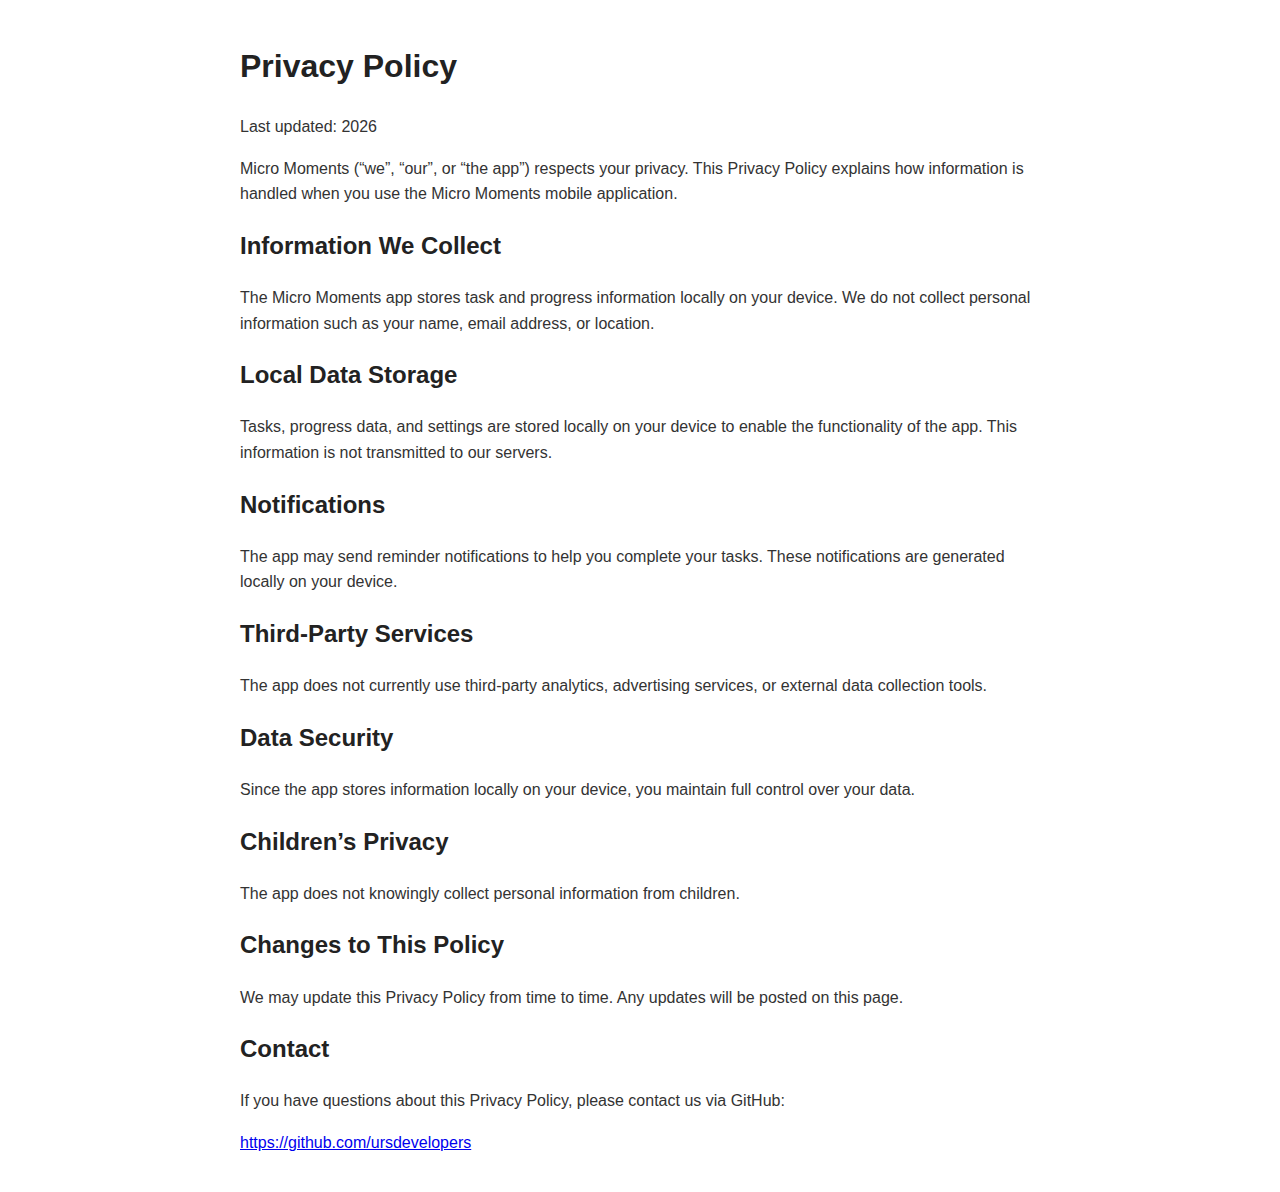
<file: privacy.html>
<!DOCTYPE html>
<html lang="en">
<head>
<meta charset="UTF-8">
<title>Privacy Policy - Micro Moments</title>
<style>
body{
font-family: Arial, sans-serif;
max-width: 800px;
margin: auto;
padding: 20px;
line-height: 1.6;
color:#333;
}
h1,h2{
color:#222;
}
</style>
</head>

<body>

<h1>Privacy Policy</h1>

<p>Last updated: 2026</p>

<p>Micro Moments (“we”, “our”, or “the app”) respects your privacy. This Privacy Policy explains how information is handled when you use the Micro Moments mobile application.</p>

<h2>Information We Collect</h2>

<p>The Micro Moments app stores task and progress information locally on your device. We do not collect personal information such as your name, email address, or location.</p>

<h2>Local Data Storage</h2>

<p>Tasks, progress data, and settings are stored locally on your device to enable the functionality of the app. This information is not transmitted to our servers.</p>

<h2>Notifications</h2>

<p>The app may send reminder notifications to help you complete your tasks. These notifications are generated locally on your device.</p>

<h2>Third-Party Services</h2>

<p>The app does not currently use third-party analytics, advertising services, or external data collection tools.</p>

<h2>Data Security</h2>

<p>Since the app stores information locally on your device, you maintain full control over your data.</p>

<h2>Children’s Privacy</h2>

<p>The app does not knowingly collect personal information from children.</p>

<h2>Changes to This Policy</h2>

<p>We may update this Privacy Policy from time to time. Any updates will be posted on this page.</p>

<h2>Contact</h2>

<p>If you have questions about this Privacy Policy, please contact us via GitHub:</p>

<p>
<a href="https://github.com/ursdevelopers">https://github.com/ursdevelopers</a>
</p>

</body>
</html>
</file>
